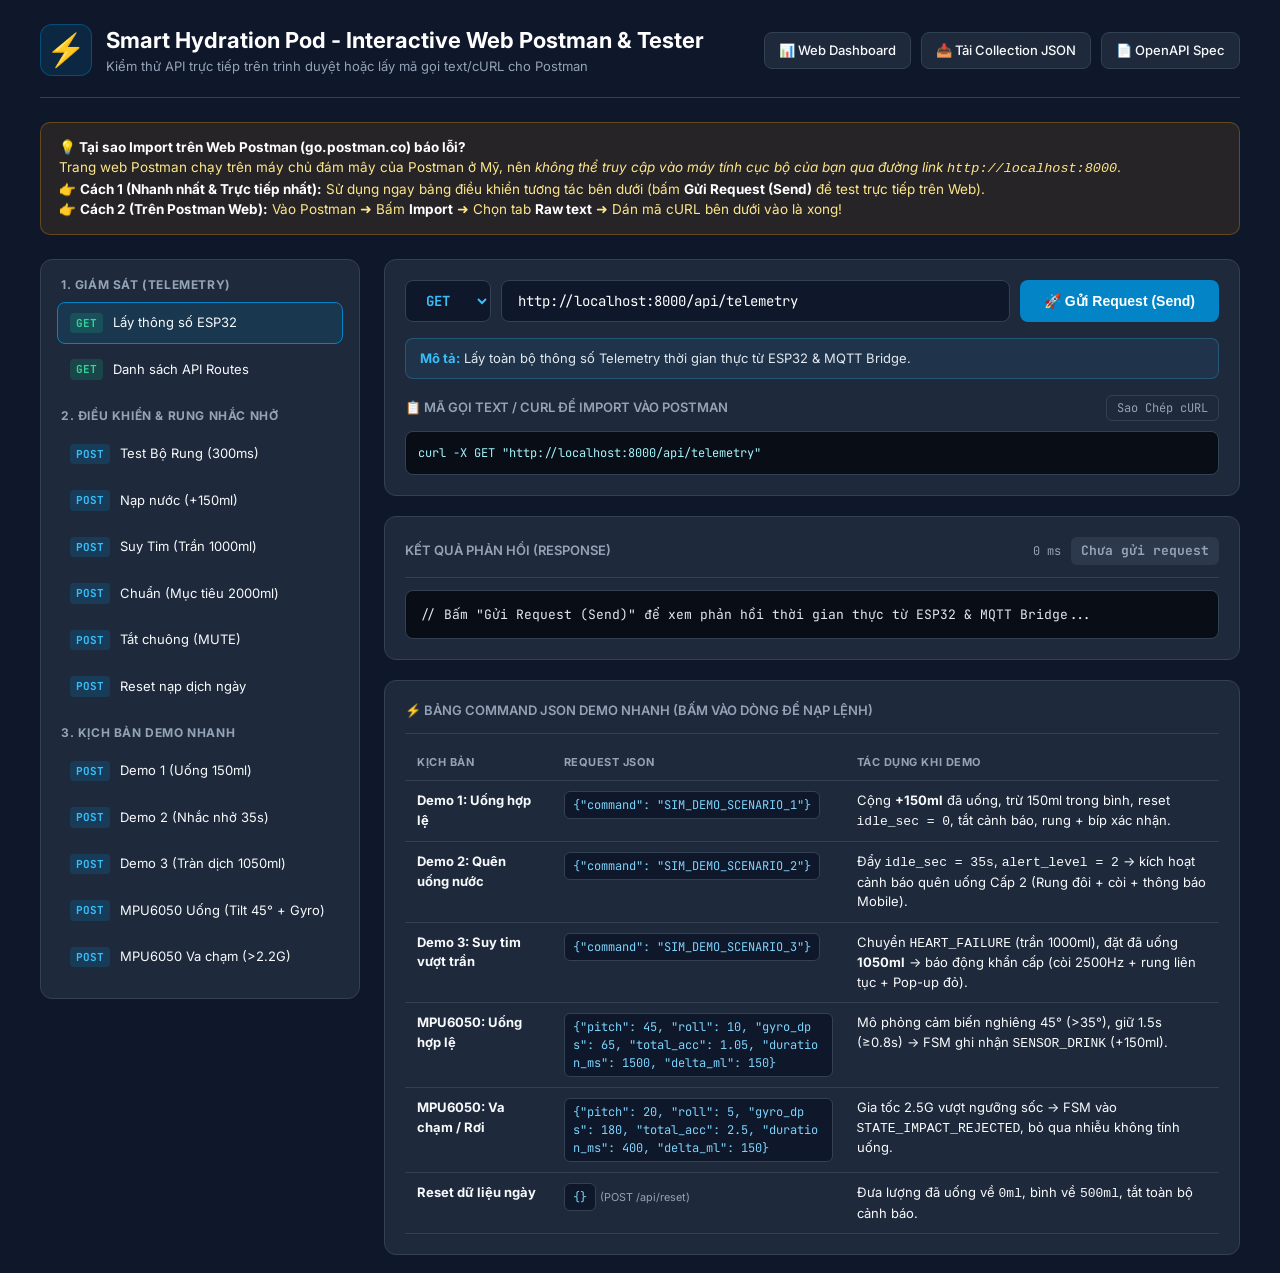
<file: dashboard/docs.html>
<!DOCTYPE html>
<html lang="vi">
<head>
  <meta charset="UTF-8">
  <meta name="viewport" content="width=device-width, initial-scale=1.0">
  <title>Smart Hydration Pod - Web Postman & Interactive API Tester</title>
  <link rel="preconnect" href="https://fonts.googleapis.com">
  <link rel="preconnect" href="https://fonts.gstatic.com" crossorigin>
  <link href="https://fonts.googleapis.com/css2?family=Inter:wght@400;500;600;700;800&family=JetBrains+Mono:wght@400;500;600&display=swap" rel="stylesheet">
  <style>
    :root {
      --bg: #0f172a;
      --card-bg: #1e293b;
      --border: #334155;
      --text: #f8fafc;
      --text-muted: #94a3b8;
      --primary: #0284c7;
      --primary-hover: #0369a1;
      --accent: #06b6d4;
      --success: #10b981;
      --warning: #f59e0b;
      --danger: #ef4444;
      --font-mono: 'JetBrains Mono', monospace;
    }
    * { box-sizing: border-box; margin: 0; padding: 0; }
    body {
      background: var(--bg);
      color: var(--text);
      font-family: 'Inter', -apple-system, sans-serif;
      line-height: 1.5;
      padding: 24px;
    }
    .container {
      max-width: 1200px;
      margin: 0 auto;
    }
    header {
      display: flex;
      justify-content: space-between;
      align-items: center;
      padding-bottom: 20px;
      border-bottom: 1px solid var(--border);
      margin-bottom: 24px;
      flex-wrap: wrap;
      gap: 16px;
    }
    .brand {
      display: flex;
      align-items: center;
      gap: 14px;
    }
    .brand-icon {
      font-size: 32px;
      background: rgba(2, 132, 199, 0.15);
      border: 1px solid rgba(2, 132, 199, 0.4);
      border-radius: 12px;
      width: 52px;
      height: 52px;
      display: flex;
      align-items: center;
      justify-content: center;
    }
    h1 { font-size: 22px; font-weight: 700; color: #fff; }
    .subtitle { font-size: 13px; color: var(--text-muted); }
    .badge {
      display: inline-flex;
      align-items: center;
      gap: 6px;
      background: rgba(16, 185, 129, 0.15);
      color: var(--success);
      border: 1px solid rgba(16, 185, 129, 0.3);
      padding: 6px 12px;
      border-radius: 20px;
      font-size: 13px;
      font-weight: 600;
    }
    .links-nav {
      display: flex;
      gap: 10px;
    }
    .btn-nav {
      background: var(--card-bg);
      border: 1px solid var(--border);
      color: var(--text);
      padding: 8px 14px;
      border-radius: 8px;
      text-decoration: none;
      font-size: 13px;
      font-weight: 500;
      transition: all 0.2s;
    }
    .btn-nav:hover {
      border-color: var(--primary);
      color: #38bdf8;
    }
    
    .alert-box {
      background: rgba(245, 158, 11, 0.1);
      border: 1px solid rgba(245, 158, 11, 0.3);
      border-radius: 10px;
      padding: 14px 18px;
      margin-bottom: 24px;
      font-size: 13.5px;
      color: #fde68a;
    }
    .alert-box strong { color: #fff; }

    .main-layout {
      display: grid;
      grid-template-columns: 320px 1fr;
      gap: 24px;
    }
    @media (max-width: 900px) {
      .main-layout { grid-template-columns: 1fr; }
    }

    .sidebar {
      background: var(--card-bg);
      border: 1px solid var(--border);
      border-radius: 12px;
      padding: 16px;
      height: fit-content;
    }
    .section-title {
      font-size: 12px;
      font-weight: 700;
      text-transform: uppercase;
      letter-spacing: 0.05em;
      color: var(--text-muted);
      margin: 16px 0 8px 4px;
    }
    .section-title:first-child { margin-top: 0; }
    
    .endpoint-item {
      display: flex;
      align-items: center;
      gap: 10px;
      padding: 10px 12px;
      border-radius: 8px;
      cursor: pointer;
      font-size: 13px;
      margin-bottom: 4px;
      transition: background 0.15s;
      border: 1px solid transparent;
    }
    .endpoint-item:hover {
      background: rgba(255, 255, 255, 0.04);
      border-color: rgba(255, 255, 255, 0.08);
    }
    .endpoint-item.active {
      background: rgba(2, 132, 199, 0.15);
      border-color: var(--primary);
    }
    .method-tag {
      font-size: 11px;
      font-family: var(--font-mono);
      font-weight: 700;
      padding: 2px 6px;
      border-radius: 4px;
    }
    .method-get { background: rgba(16, 185, 129, 0.2); color: #34d399; }
    .method-post { background: rgba(2, 132, 199, 0.2); color: #38bdf8; }

    .workspace {
      display: flex;
      flex-direction: column;
      gap: 20px;
    }
    .panel-card {
      background: var(--card-bg);
      border: 1px solid var(--border);
      border-radius: 12px;
      padding: 20px;
    }

    .request-bar {
      display: flex;
      gap: 10px;
      margin-bottom: 16px;
    }
    .req-method {
      background: #0f172a;
      border: 1px solid var(--border);
      color: #38bdf8;
      font-family: var(--font-mono);
      font-weight: 700;
      padding: 10px 16px;
      border-radius: 8px;
      font-size: 14px;
    }
    .req-url {
      flex: 1;
      background: #0f172a;
      border: 1px solid var(--border);
      color: #fff;
      font-family: var(--font-mono);
      padding: 10px 16px;
      border-radius: 8px;
      font-size: 14px;
      outline: none;
    }
    .req-url:focus { border-color: var(--primary); }
    .btn-send {
      background: var(--primary);
      color: #fff;
      border: none;
      padding: 10px 24px;
      border-radius: 8px;
      font-weight: 600;
      font-size: 14px;
      cursor: pointer;
      display: flex;
      align-items: center;
      gap: 8px;
      transition: background 0.2s;
    }
    .btn-send:hover { background: var(--primary-hover); }

    .ep-desc-box {
      background: rgba(56, 189, 248, 0.08);
      border: 1px solid rgba(56, 189, 248, 0.25);
      border-radius: 8px;
      padding: 10px 14px;
      margin-bottom: 14px;
      font-size: 13px;
      color: #e2e8f0;
      line-height: 1.5;
    }
    .ep-desc-box strong {
      color: #38bdf8;
    }
    .demo-cmd-table {
      width: 100%;
      border-collapse: collapse;
      font-size: 13px;
      margin-top: 10px;
    }
    .demo-cmd-table th, .demo-cmd-table td {
      text-align: left;
      padding: 10px 12px;
      border-bottom: 1px solid var(--border);
      vertical-align: top;
    }
    .demo-cmd-table th {
      color: var(--text-muted);
      font-size: 11px;
      text-transform: uppercase;
      letter-spacing: 0.05em;
    }
    .demo-cmd-table tr:hover {
      background: rgba(255, 255, 255, 0.03);
      cursor: pointer;
    }
    .demo-cmd-code {
      font-family: var(--font-mono);
      font-size: 12px;
      background: #0f172a;
      color: #7dd3fc;
      padding: 4px 8px;
      border-radius: 6px;
      border: 1px solid var(--border);
      display: inline-block;
      word-break: break-all;
    }

    .body-header {
      display: flex;
      justify-content: space-between;
      align-items: center;
      margin-bottom: 8px;
    }
    .lbl {
      font-size: 13px;
      font-weight: 600;
      color: var(--text-muted);
    }
    .btn-action-small {
      background: none;
      border: 1px solid var(--border);
      color: var(--text-muted);
      border-radius: 6px;
      padding: 4px 10px;
      font-size: 12px;
      cursor: pointer;
      font-family: var(--font-mono);
    }
    .btn-action-small:hover {
      color: #fff;
      border-color: #64748b;
    }

    textarea.code-box {
      width: 100%;
      height: 120px;
      background: #090d16;
      border: 1px solid var(--border);
      border-radius: 8px;
      color: #38bdf8;
      font-family: var(--font-mono);
      font-size: 13px;
      padding: 12px;
      resize: vertical;
      outline: none;
      line-height: 1.4;
    }
    textarea.code-box:focus { border-color: var(--primary); }

    .response-header {
      display: flex;
      justify-content: space-between;
      align-items: center;
      padding-bottom: 12px;
      border-bottom: 1px solid var(--border);
      margin-bottom: 12px;
    }
    .res-status {
      font-family: var(--font-mono);
      font-size: 13px;
      font-weight: 700;
      padding: 4px 10px;
      border-radius: 6px;
      background: rgba(100, 116, 139, 0.2);
      color: var(--text-muted);
    }
    .status-200 { background: rgba(16, 185, 129, 0.2); color: #34d399; }
    .status-err { background: rgba(239, 68, 68, 0.2); color: #f87171; }

    pre.res-body {
      background: #090d16;
      border: 1px solid var(--border);
      border-radius: 8px;
      padding: 14px;
      color: #e2e8f0;
      font-family: var(--font-mono);
      font-size: 13px;
      max-height: 360px;
      overflow: auto;
      white-space: pre-wrap;
      word-break: break-all;
    }

    .curl-snippet {
      background: #090d16;
      border: 1px solid var(--border);
      border-radius: 8px;
      padding: 12px;
      font-family: var(--font-mono);
      font-size: 12px;
      color: #a5f3fc;
      margin-top: 10px;
      white-space: pre-wrap;
      word-break: break-all;
    }
  </style>
</head>
<body>

  <div class="container">
    <header>
      <div class="brand">
        <div class="brand-icon">⚡</div>
        <div>
          <h1>Smart Hydration Pod - Interactive Web Postman & Tester</h1>
          <div class="subtitle">Kiểm thử API trực tiếp trên trình duyệt hoặc lấy mã gọi text/cURL cho Postman</div>
        </div>
      </div>

      <div class="links-nav">
        <a href="/" class="btn-nav">📊 Web Dashboard</a>
        <a href="/postman_collection.json" download class="btn-nav">📥 Tải Collection JSON</a>
        <a href="/openapi.json" class="btn-nav">📄 OpenAPI Spec</a>
      </div>
    </header>

    <!-- Postman Web Note Box -->
    <div class="alert-box">
      <strong>💡 Tại sao Import trên Web Postman (go.postman.co) báo lỗi?</strong><br>
      Trang web Postman chạy trên máy chủ đám mây của Postman ở Mỹ, nên <em>không thể truy cập vào máy tính cục bộ của bạn qua đường link <code>http://localhost:8000</code></em>.<br>
      👉 <strong>Cách 1 (Nhanh nhất & Trực tiếp nhất):</strong> Sử dụng ngay bảng điều khiển tương tác bên dưới (bấm <strong>Gửi Request (Send)</strong> để test trực tiếp trên Web).<br>
      👉 <strong>Cách 2 (Trên Postman Web):</strong> Vào Postman ➜ Bấm <strong>Import</strong> ➜ Chọn tab <strong>Raw text</strong> ➜ Dán mã cURL bên dưới vào là xong!
    </div>

    <div class="main-layout">
      <!-- Sidebar Endpoints -->
      <div class="sidebar">
        <div class="section-title">1. Giám Sát (Telemetry)</div>
        <div class="endpoint-item active" onclick="loadEndpoint(0)">
          <span class="method-tag method-get">GET</span>
          <span>Lấy thông số ESP32</span>
        </div>
        <div class="endpoint-item" onclick="loadEndpoint(1)">
          <span class="method-tag method-get">GET</span>
          <span>Danh sách API Routes</span>
        </div>

        <div class="section-title">2. Điều Khiển & Rung Nhắc Nhở</div>
        <div class="endpoint-item" onclick="loadEndpoint(2)">
          <span class="method-tag method-post">POST</span>
          <span>Test Bộ Rung (300ms)</span>
        </div>
        <div class="endpoint-item" onclick="loadEndpoint(3)">
          <span class="method-tag method-post">POST</span>
          <span>Nạp nước (+150ml)</span>
        </div>
        <div class="endpoint-item" onclick="loadEndpoint(4)">
          <span class="method-tag method-post">POST</span>
          <span>Suy Tim (Trần 1000ml)</span>
        </div>
        <div class="endpoint-item" onclick="loadEndpoint(5)">
          <span class="method-tag method-post">POST</span>
          <span>Chuẩn (Mục tiêu 2000ml)</span>
        </div>
        <div class="endpoint-item" onclick="loadEndpoint(6)">
          <span class="method-tag method-post">POST</span>
          <span>Tắt chuông (MUTE)</span>
        </div>
        <div class="endpoint-item" onclick="loadEndpoint(7)">
          <span class="method-tag method-post">POST</span>
          <span>Reset nạp dịch ngày</span>
        </div>

        <div class="section-title">3. Kịch Bản Demo Nhanh</div>
        <div class="endpoint-item" onclick="loadEndpoint(8)">
          <span class="method-tag method-post">POST</span>
          <span>Demo 1 (Uống 150ml)</span>
        </div>
        <div class="endpoint-item" onclick="loadEndpoint(9)">
          <span class="method-tag method-post">POST</span>
          <span>Demo 2 (Nhắc nhở 35s)</span>
        </div>
        <div class="endpoint-item" onclick="loadEndpoint(10)">
          <span class="method-tag method-post">POST</span>
          <span>Demo 3 (Tràn dịch 1050ml)</span>
        </div>
        <div class="endpoint-item" onclick="loadEndpoint(11)">
          <span class="method-tag method-post">POST</span>
          <span>MPU6050 Uống (Tilt 45° + Gyro)</span>
        </div>
        <div class="endpoint-item" onclick="loadEndpoint(12)">
          <span class="method-tag method-post">POST</span>
          <span>MPU6050 Va chạm (&gt;2.2G)</span>
        </div>
      </div>

      <!-- Main Request / Response Workspace -->
      <div class="workspace">
        <div class="panel-card">
          <div class="request-bar">
            <select id="req-method" class="req-method" onchange="updateCurlSnippet()">
              <option value="GET">GET</option>
              <option value="POST">POST</option>
            </select>
            <input type="text" id="req-url" class="req-url" value="http://localhost:8000/api/telemetry" oninput="updateCurlSnippet()">
            <button class="btn-send" onclick="sendRequest()">
              <span>🚀 Gửi Request (Send)</span>
            </button>
          </div>

          <div id="ep-desc-box" class="ep-desc-box">
            <strong>Mô tả:</strong> <span id="ep-desc-text">Lấy toàn bộ thông số Telemetry thời gian thực từ ESP32 & MQTT Bridge.</span>
          </div>

          <div id="body-section">
            <div class="body-header">
              <span class="lbl">REQUEST BODY (JSON)</span>
              <button class="btn-action-small" onclick="formatJson()">Format JSON</button>
            </div>
            <textarea id="req-body" class="code-box" oninput="updateCurlSnippet()"></textarea>
          </div>

          <div style="margin-top: 16px;">
            <div class="body-header">
              <span class="lbl">📋 MÃ GỌI TEXT / CURL ĐỂ IMPORT VÀO POSTMAN</span>
              <button class="btn-action-small" onclick="copyCurl()">Sao Chép cURL</button>
            </div>
            <div id="curl-preview" class="curl-snippet">curl -X GET http://localhost:8000/api/telemetry</div>
          </div>
        </div>

        <!-- Response Card -->
        <div class="panel-card">
          <div class="response-header">
            <span class="lbl">KẾT QUẢ PHẢN HỒI (RESPONSE)</span>
            <div style="display: flex; gap: 10px; align-items: center;">
              <span id="res-time" style="font-size: 12px; color: var(--text-muted); font-family: var(--font-mono);">0 ms</span>
              <span id="res-status" class="res-status">Chưa gửi request</span>
            </div>
          </div>
          <pre id="res-body" class="res-body">// Bấm "Gửi Request (Send)" để xem phản hồi thời gian thực từ ESP32 & MQTT Bridge...</pre>
        </div>

        <!-- Quick Demo Command JSON Cheat Sheet -->
        <div class="panel-card">
          <div class="response-header" style="margin-bottom: 6px;">
            <span class="lbl">⚡ BẢNG COMMAND JSON DEMO NHANH (BẤM VÀO DÒNG ĐỂ NẠP LỆNH)</span>
          </div>
          <table class="demo-cmd-table">
            <thead>
              <tr>
                <th style="width: 18%;">Kịch bản</th>
                <th style="width: 36%;">Request JSON</th>
                <th>Tác dụng khi Demo</th>
              </tr>
            </thead>
            <tbody>
              <tr onclick="loadEndpoint(8)">
                <td><strong>Demo 1: Uống hợp lệ</strong></td>
                <td><span class="demo-cmd-code">{"command": "SIM_DEMO_SCENARIO_1"}</span></td>
                <td>Cộng <strong>+150ml</strong> đã uống, trừ 150ml trong bình, reset <code>idle_sec = 0</code>, tắt cảnh báo, rung + bíp xác nhận.</td>
              </tr>
              <tr onclick="loadEndpoint(9)">
                <td><strong>Demo 2: Quên uống nước</strong></td>
                <td><span class="demo-cmd-code">{"command": "SIM_DEMO_SCENARIO_2"}</span></td>
                <td>Đẩy <code>idle_sec = 35s</code>, <code>alert_level = 2</code> → kích hoạt cảnh báo quên uống Cấp 2 (Rung đôi + còi + thông báo Mobile).</td>
              </tr>
              <tr onclick="loadEndpoint(10)">
                <td><strong>Demo 3: Suy tim vượt trần</strong></td>
                <td><span class="demo-cmd-code">{"command": "SIM_DEMO_SCENARIO_3"}</span></td>
                <td>Chuyển <code>HEART_FAILURE</code> (trần 1000ml), đặt đã uống <strong>1050ml</strong> → báo động khẩn cấp (còi 2500Hz + rung liên tục + Pop-up đỏ).</td>
              </tr>
              <tr onclick="loadEndpoint(11)">
                <td><strong>MPU6050: Uống hợp lệ</strong></td>
                <td><span class="demo-cmd-code">{"pitch": 45, "roll": 10, "gyro_dps": 65, "total_acc": 1.05, "duration_ms": 1500, "delta_ml": 150}</span></td>
                <td>Mô phỏng cảm biến nghiêng 45° (&gt;35°), giữ 1.5s (≥0.8s) → FSM ghi nhận <code>SENSOR_DRINK</code> (+150ml).</td>
              </tr>
              <tr onclick="loadEndpoint(12)">
                <td><strong>MPU6050: Va chạm / Rơi</strong></td>
                <td><span class="demo-cmd-code">{"pitch": 20, "roll": 5, "gyro_dps": 180, "total_acc": 2.5, "duration_ms": 400, "delta_ml": 150}</span></td>
                <td>Gia tốc 2.5G vượt ngưỡng sốc → FSM vào <code>STATE_IMPACT_REJECTED</code>, bỏ qua nhiễu không tính uống.</td>
              </tr>
              <tr onclick="loadEndpoint(7)">
                <td><strong>Reset dữ liệu ngày</strong></td>
                <td><span class="demo-cmd-code">{}</span> <small style="color:var(--text-muted);">(POST /api/reset)</small></td>
                <td>Đưa lượng đã uống về <code>0ml</code>, bình về <code>500ml</code>, tắt toàn bộ cảnh báo.</td>
              </tr>
            </tbody>
          </table>
        </div>
      </div>
    </div>
  </div>

  <script>
    const endpoints = [
      { method: 'GET', url: 'http://localhost:8000/api/telemetry', body: '', desc: 'Lấy toàn bộ thông số Telemetry thời gian thực từ ESP32 & MQTT Bridge.' },
      { method: 'GET', url: 'http://localhost:8000/api/help', body: '', desc: 'Xem danh sách toàn bộ REST API Routes đang hoạt động trên server.py.' },
      { method: 'POST', url: 'http://localhost:8000/api/vibrate', body: JSON.stringify({ duration_ms: 300 }, null, 2), desc: 'Kích hoạt bộ rung Haptic (GPIO 5) trong 300ms để kiểm thử nhắc nhở.' },
      { method: 'POST', url: 'http://localhost:8000/api/drink', body: JSON.stringify({ amount_ml: 150 }, null, 2), desc: 'Mô phỏng nạp +150ml nước trực tiếp và trừ 150ml trong bình.' },
      { method: 'POST', url: 'http://localhost:8000/api/profile', body: JSON.stringify({ profile: 'HEART_FAILURE', hard_cap: 1000 }, null, 2), desc: 'Chuyển phác đồ Suy Tim với trần cứng Hard Cap = 1000ml/ngày (cảnh báo 80% Vàng, 90% Đỏ).' },
      { method: 'POST', url: 'http://localhost:8000/api/profile', body: JSON.stringify({ profile: 'STANDARD', goal: 2000 }, null, 2), desc: 'Chuyển về phác đồ Bình thường với mục tiêu 2000ml/ngày.' },
      { method: 'POST', url: 'http://localhost:8000/api/alarm', body: JSON.stringify({ action: 'MUTE' }, null, 2), desc: 'Tắt còi báo động khẩn cấp và dừng rung trên thiết bị (MUTE / UNMUTE).' },
      { method: 'POST', url: 'http://localhost:8000/api/reset', body: '{}', desc: 'Reset dữ liệu ngày: đã uống về 0ml, bình về 500ml, tắt toàn bộ cảnh báo.' },
      { method: 'POST', url: 'http://localhost:8000/api/command', body: JSON.stringify({ command: 'SIM_DEMO_SCENARIO_1' }, null, 2), desc: 'Demo 1 (Uống hợp lệ): Cộng +150ml đã uống, trừ 150ml trong bình, reset idle_sec = 0, tắt cảnh báo, rung + bíp xác nhận.' },
      { method: 'POST', url: 'http://localhost:8000/api/command', body: JSON.stringify({ command: 'SIM_DEMO_SCENARIO_2' }, null, 2), desc: 'Demo 2 (Quên uống nước): Đẩy idle_sec = 35s, alert_level = 2 → kích hoạt cảnh báo quên uống Cấp 2 (Rung đôi + còi + thông báo Mobile).' },
      { method: 'POST', url: 'http://localhost:8000/api/command', body: JSON.stringify({ command: 'SIM_DEMO_SCENARIO_3' }, null, 2), desc: 'Demo 3 (Suy tim vượt trần): Chuyển HEART_FAILURE (trần 1000ml), đặt đã uống 1050ml → báo động khẩn cấp (còi 2500Hz + rung liên tục + Pop-up đỏ).' },
      { method: 'POST', url: 'http://localhost:8000/api/simulate_mpu', body: JSON.stringify({ pitch: 45, roll: 10, gyro_dps: 65, total_acc: 1.05, duration_ms: 1500, delta_ml: 150 }, null, 2), desc: 'MPU6050 Uống hợp lệ: Nghiêng 45° (>35°), giữ 1500ms (≥800ms), giảm 150ml → FSM ghi nhận SENSOR_DRINK.' },
      { method: 'POST', url: 'http://localhost:8000/api/simulate_mpu', body: JSON.stringify({ pitch: 20, roll: 5, gyro_dps: 180, total_acc: 2.5, duration_ms: 400, delta_ml: 150 }, null, 2), desc: 'MPU6050 Va chạm (>2.2G): Gia tốc 2.5G vượt ngưỡng sốc → FSM vào STATE_IMPACT_REJECTED, bỏ qua nhiễu.' }
    ];

    function loadEndpoint(idx) {
      document.querySelectorAll('.endpoint-item').forEach((el, i) => {
        el.classList.toggle('active', i === idx);
      });
      const ep = endpoints[idx];
      document.getElementById('req-method').value = ep.method;
      document.getElementById('req-url').value = ep.url;
      document.getElementById('req-body').value = ep.body;
      const descEl = document.getElementById('ep-desc-text');
      if (descEl) descEl.innerText = ep.desc || '';
      
      const bodySec = document.getElementById('body-section');
      bodySec.style.display = ep.method === 'GET' ? 'none' : 'block';

      updateCurlSnippet();
    }

    function updateCurlSnippet() {
      const method = document.getElementById('req-method').value;
      const url = document.getElementById('req-url').value;
      const body = document.getElementById('req-body').value.trim();

      let curl = `curl -X ${method} "${url}"`;
      if (method === 'POST') {
        curl += ` -H "Content-Type: application/json"`;
        if (body) {
          const compact = body.replace(/\n\s*/g, ' ');
          curl += ` -d '${compact}'`;
        }
      }
      document.getElementById('curl-preview').textContent = curl;
    }

    function copyCurl() {
      const curl = document.getElementById('curl-preview').textContent;
      navigator.clipboard.writeText(curl).then(() => {
        alert("Đã sao chép mã cURL! Bạn có thể dán trực tiếp vào Postman (mục Import -> Raw text) hoặc chạy trên Terminal.");
      });
    }

    function formatJson() {
      try {
        const val = document.getElementById('req-body').value;
        if (!val.trim()) return;
        const parsed = JSON.parse(val);
        document.getElementById('req-body').value = JSON.stringify(parsed, null, 2);
        updateCurlSnippet();
      } catch (e) {
        alert("JSON không hợp lệ: " + e.message);
      }
    }

    async function sendRequest() {
      const method = document.getElementById('req-method').value;
      const url = document.getElementById('req-url').value;
      const bodyText = document.getElementById('req-body').value.trim();

      const statusEl = document.getElementById('res-status');
      const timeEl = document.getElementById('res-time');
      const bodyEl = document.getElementById('res-body');

      statusEl.className = 'res-status';
      statusEl.textContent = 'Đang gửi...';
      bodyEl.textContent = 'Chờ phản hồi...';

      const t0 = performance.now();

      try {
        const opts = {
          method: method,
          headers: {}
        };
        if (method === 'POST') {
          opts.headers['Content-Type'] = 'application/json';
          opts.body = bodyText || '{}';
        }

        const res = await fetch(url, opts);
        const duration = Math.round(performance.now() - t0);
        timeEl.textContent = duration + ' ms';

        statusEl.textContent = `${res.status} ${res.statusText || 'OK'}`;
        if (res.ok) {
          statusEl.className = 'res-status status-200';
        } else {
          statusEl.className = 'res-status status-err';
        }

        const data = await res.json();
        bodyEl.textContent = JSON.stringify(data, null, 2);
      } catch (err) {
        const duration = Math.round(performance.now() - t0);
        timeEl.textContent = duration + ' ms';
        statusEl.className = 'res-status status-err';
        statusEl.textContent = 'LỖI KẾT NỐI';
        bodyEl.textContent = 'Lỗi kết nối tới Server: ' + err.message + '\n\nHãy đảm bảo server.py đang chạy trên máy (http://localhost:8000).';
      }
    }

    // Init first endpoint
    loadEndpoint(0);
  </script>
</body>
</html>
</file>
